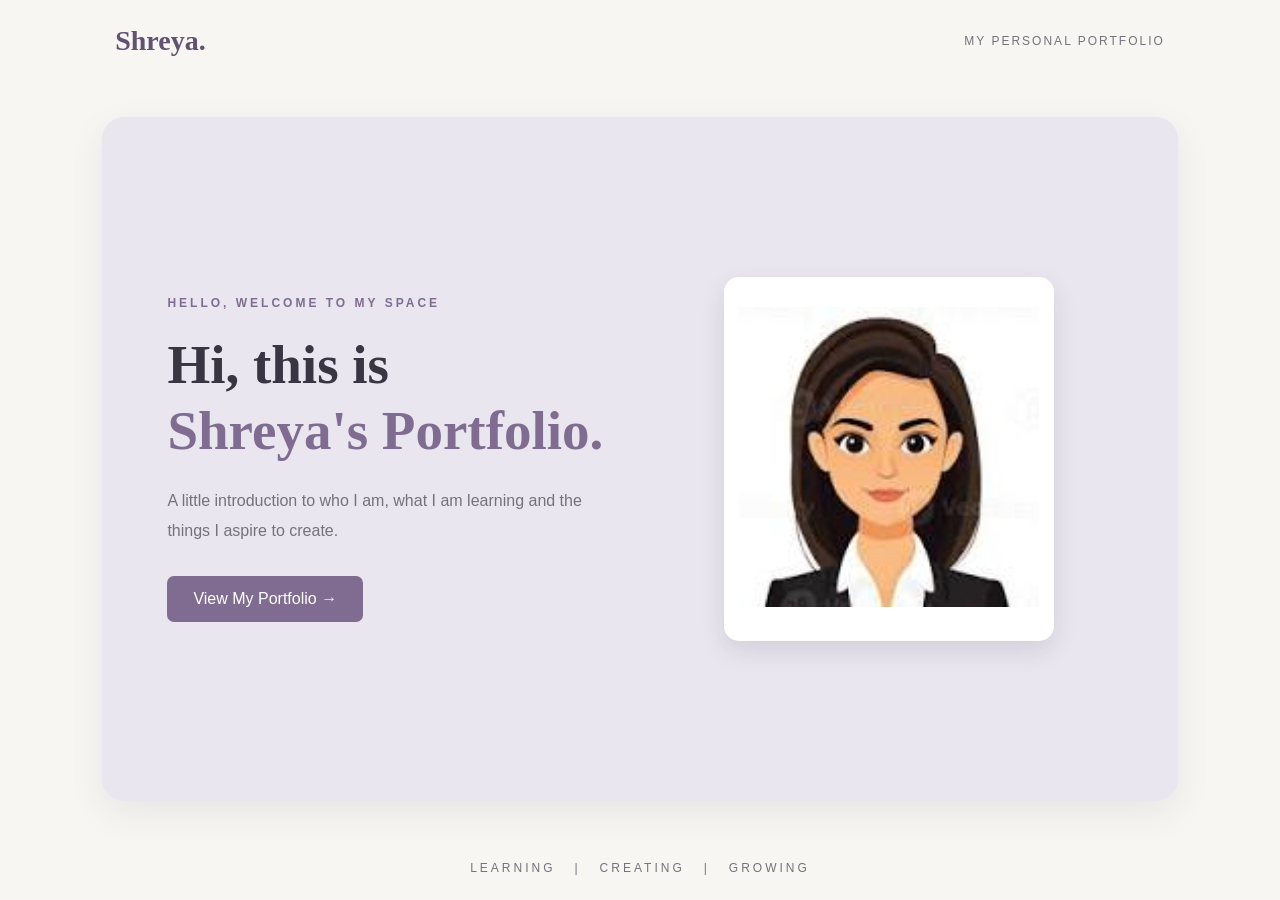
<file: index.html>
<!DOCTYPE html>
<html lang="en">
<head>
    <meta charset="UTF-8">
    <meta name="viewport" content="width=device-width, initial-scale=1.0">
    <title>Shreya | Welcome</title>
    <link rel="stylesheet" href="style.css">
</head>

<body class="welcome-page">

    <nav class="welcome-nav">
        <h2>Shreya.</h2>
        <span>MY PERSONAL PORTFOLIO</span>
    </nav>
    <main class="welcome-container">
        <div class="welcome-content">
            <p class="welcome-label">HELLO, WELCOME TO MY SPACE</p>
            <h1>Hi, this is<br>
                <span>Shreya's Portfolio.</span>
            </h1>
            <p class="welcome-para">
                A little introduction to who I am,
                what I am learning and the things
                I aspire to create.
            </p>
            <a href="portfolio.html" class="primary-btn">
                View My Portfolio →
            </a>
        </div>
        <div class="welcome-picture">
            <div class="picture-background">
                <img src="imagep.png" alt="Shreya illustration">
            </div>
        </div>
    </main>
    <footer class="welcome-bottom">
        <p>LEARNING &nbsp; | &nbsp; CREATING &nbsp; | &nbsp; GROWING</p>
    </footer>
</body>
</html>
</file>
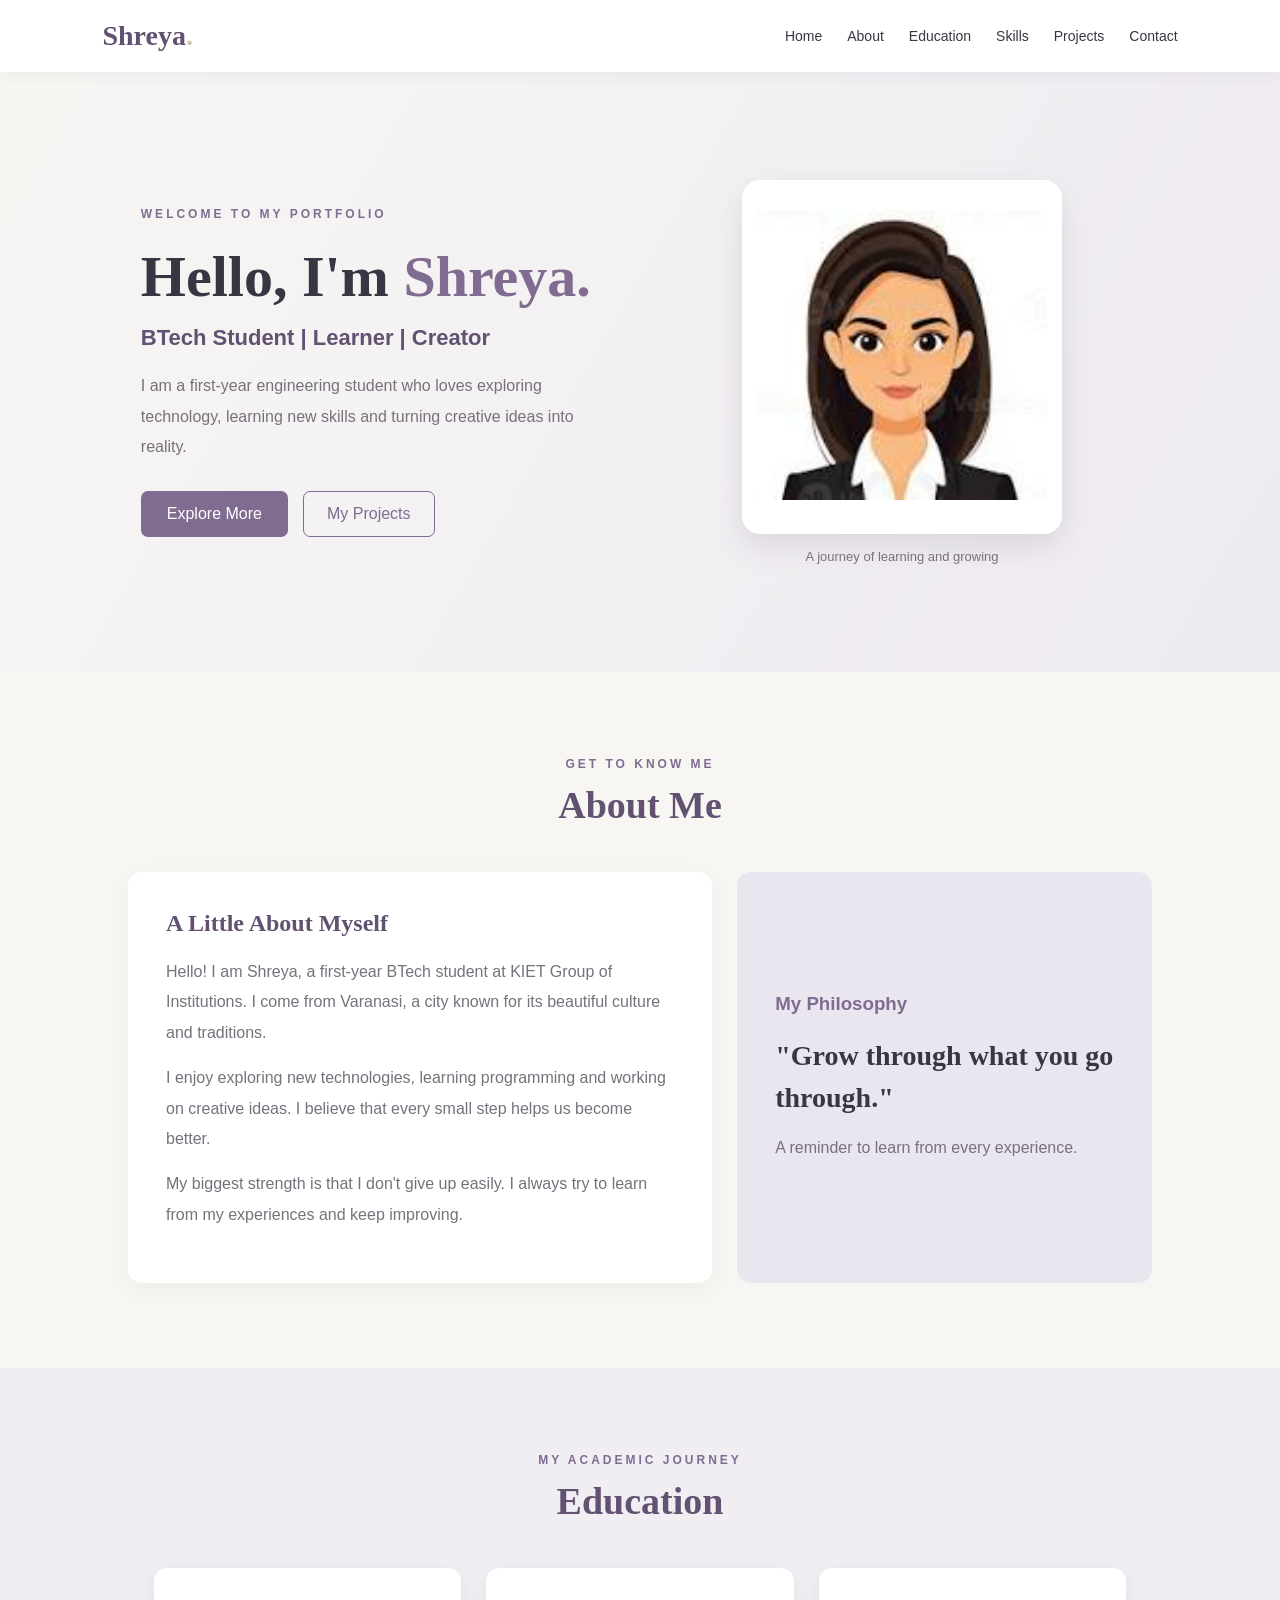
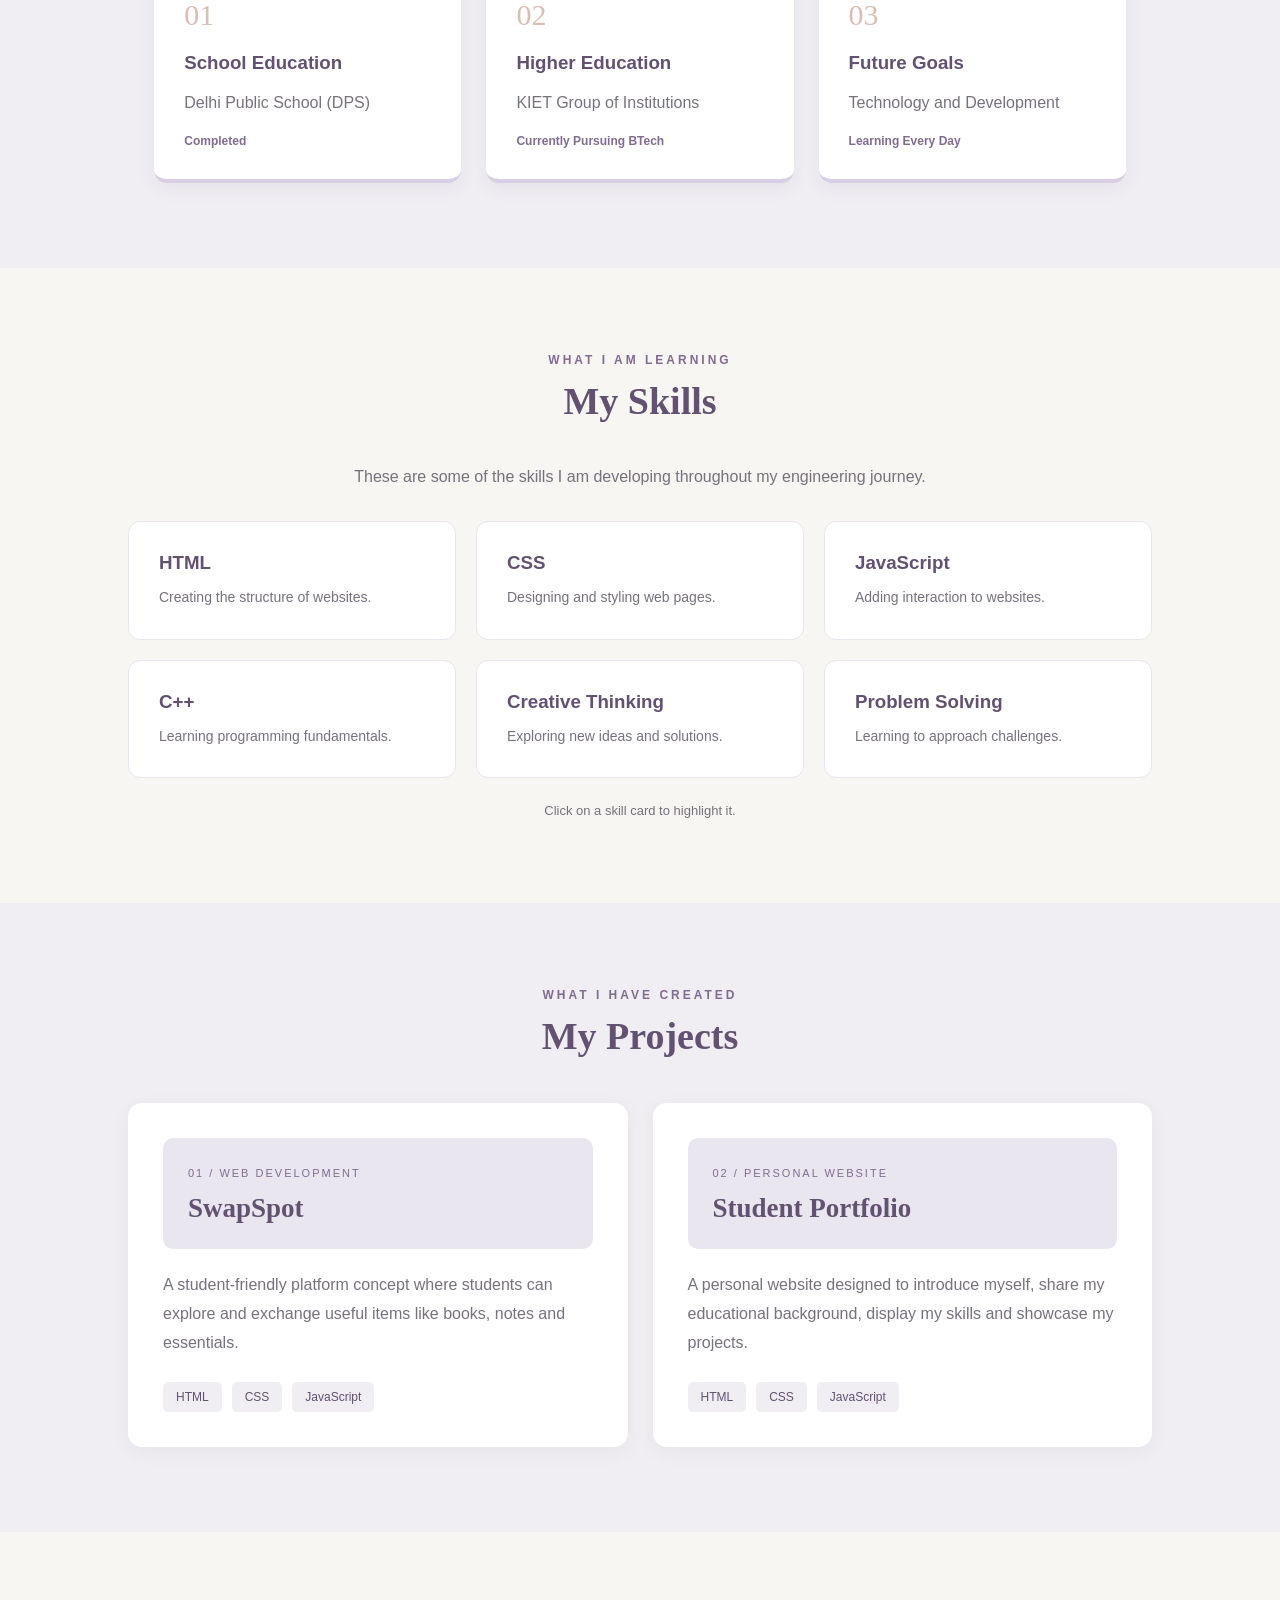
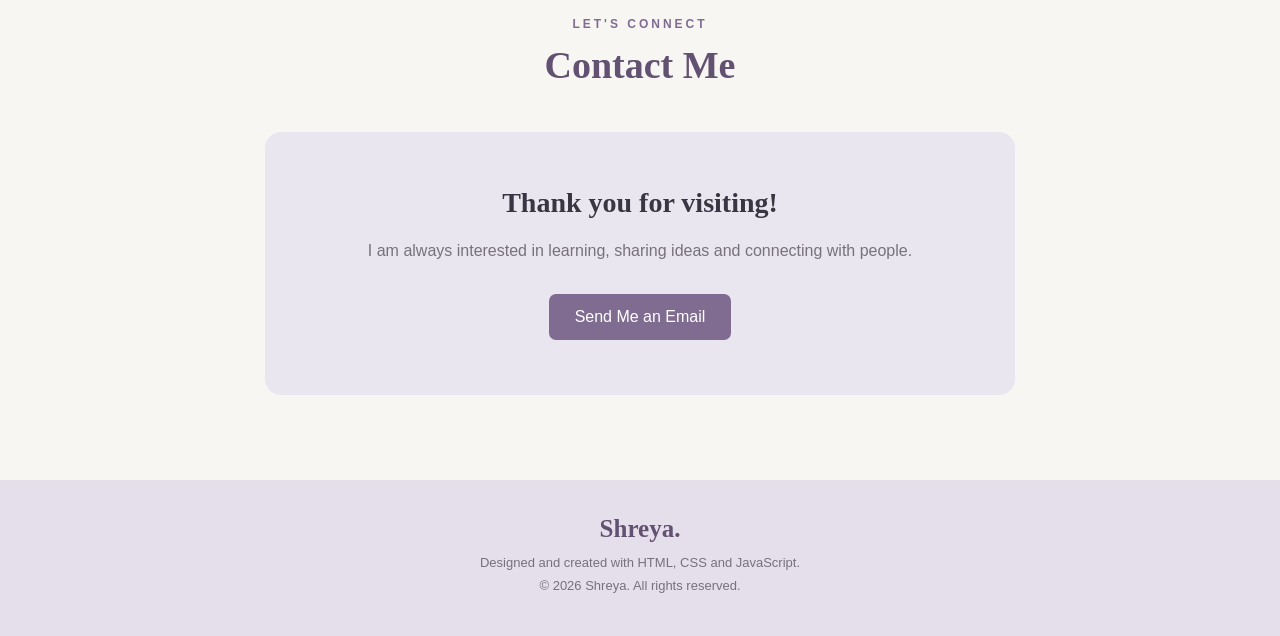
<file: portfolio.html>
<!DOCTYPE html>
<html lang="en">
<head>
    <meta charset="UTF-8">
    <meta name="viewport" content="width=device-width, initial-scale=1.0">
    <title>Shreya | Student Portfolio</title>
    <link rel="stylesheet" href="style.css">
</head>

<body>

    <header class="main-header">
        <a href="#home" class="logo">Shreya<span>.</span></a>

        <nav>
            <a href="#home">Home</a>
            <a href="#about">About</a>
            <a href="#education">Education</a>
            <a href="#skills">Skills</a>
            <a href="#projects">Projects</a>
            <a href="#contact">Contact</a>
        </nav>
    </header>

    <!-- HOME SECTION -->

    <section id="home" class="home-section">

        <div class="home-content">
            <p class="welcome-label">WELCOME TO MY PORTFOLIO</p>

            <h1>Hello, I'm <span>Shreya.</span></h1>

            <h2>BTech Student | Learner | Creator</h2>

            <p>
                I am a first-year engineering student who loves
                exploring technology, learning new skills and
                turning creative ideas into reality.
            </p>

            <div class="home-buttons">
                <a href="#about" class="primary-btn">Explore More</a>
                <a href="#projects" class="secondary-btn">My Projects</a>
            </div>
        </div>

        <div class="home-image">
            <div class="image-frame">
                <img src="imagep.png" alt="Shreya illustration">
            </div>
            <div class="image-caption">
                A journey of learning and growing
            </div>
        </div>

    </section>

    <!-- ABOUT SECTION -->

    <section id="about" class="content-section">

        <div class="section-heading">
            <p>GET TO KNOW ME</p>
            <h2>About Me</h2>
        </div>

        <div class="about-layout">

            <div class="about-box">
                <h3>A Little About Myself</h3>

                <p>
                    Hello! I am Shreya, a first-year BTech student
                    at KIET Group of Institutions. I come from
                    Varanasi, a city known for its beautiful
                    culture and traditions.
                </p>

                <p>
                    I enjoy exploring new technologies, learning
                    programming and working on creative ideas.
                    I believe that every small step helps us
                    become better.
                </p>

                <p>
                    My biggest strength is that I don't give up
                    easily. I always try to learn from my
                    experiences and keep improving.
                </p>
            </div>

            <div class="about-highlight">
                <h3>My Philosophy</h3>
                <h2>"Grow through what you go through."</h2>
                <p>A reminder to learn from every experience.</p>
            </div>

        </div>

    </section>

    <!-- EDUCATION SECTION -->

    <section id="education" class="content-section alternate">

        <div class="section-heading">
            <p>MY ACADEMIC JOURNEY</p>
            <h2>Education</h2>
        </div>

        <div class="three-cards">

            <div class="detail-card">
                <div class="card-number">01</div>
                <h3>School Education</h3>
                <p>Delhi Public School (DPS)</p>
                <span>Completed</span>
            </div>

            <div class="detail-card">
                <div class="card-number">02</div>
                <h3>Higher Education</h3>
                <p>KIET Group of Institutions</p>
                <span>Currently Pursuing BTech</span>
            </div>

            <div class="detail-card">
                <div class="card-number">03</div>
                <h3>Future Goals</h3>
                <p>Technology and Development</p>
                <span>Learning Every Day</span>
            </div>

        </div>

    </section>

    <!-- SKILLS SECTION -->

    <section id="skills" class="content-section">

        <div class="section-heading">
            <p>WHAT I AM LEARNING</p>
            <h2>My Skills</h2>
        </div>

        <p class="center-text">
            These are some of the skills I am developing
            throughout my engineering journey.
        </p>

        <div class="skill-grid">

            <div class="skill-card" onclick="changeSkill(this)">
                <h3>HTML</h3>
                <p>Creating the structure of websites.</p>
            </div>

            <div class="skill-card" onclick="changeSkill(this)">
                <h3>CSS</h3>
                <p>Designing and styling web pages.</p>
            </div>

            <div class="skill-card" onclick="changeSkill(this)">
                <h3>JavaScript</h3>
                <p>Adding interaction to websites.</p>
            </div>

            <div class="skill-card" onclick="changeSkill(this)">
                <h3>C++</h3>
                <p>Learning programming fundamentals.</p>
            </div>

            <div class="skill-card" onclick="changeSkill(this)">
                <h3>Creative Thinking</h3>
                <p>Exploring new ideas and solutions.</p>
            </div>

            <div class="skill-card" onclick="changeSkill(this)">
                <h3>Problem Solving</h3>
                <p>Learning to approach challenges.</p>
            </div>

        </div>

        <p class="skill-note">Click on a skill card to highlight it.</p>

    </section>

    <!-- PROJECTS SECTION -->

    <section id="projects" class="content-section alternate">

        <div class="section-heading">
            <p>WHAT I HAVE CREATED</p>
            <h2>My Projects</h2>
        </div>

        <div class="project-grid">

            <div class="project-card">
                <div class="project-top">
                    <span>01 / WEB DEVELOPMENT</span>
                    <h3>SwapSpot</h3>
                </div>

                <p>
                    A student-friendly platform concept where
                    students can explore and exchange useful
                    items like books, notes and essentials.
                </p>

                <div class="project-tags">
                    <span>HTML</span>
                    <span>CSS</span>
                    <span>JavaScript</span>
                </div>
            </div>

            <div class="project-card">
                <div class="project-top">
                    <span>02 / PERSONAL WEBSITE</span>
                    <h3>Student Portfolio</h3>
                </div>

                <p>
                    A personal website designed to introduce
                    myself, share my educational background,
                    display my skills and showcase my projects.
                </p>

                <div class="project-tags">
                    <span>HTML</span>
                    <span>CSS</span>
                    <span>JavaScript</span>
                </div>
            </div>

        </div>

    </section>

    <!-- CONTACT SECTION -->

    <section id="contact" class="content-section">

        <div class="section-heading">
            <p>LET'S CONNECT</p>
            <h2>Contact Me</h2>
        </div>

        <div class="contact-box">
            <h3>Thank you for visiting!</h3>

            <p>
                I am always interested in learning,
                sharing ideas and connecting with people.
            </p>

            <a href="mailto:your-email@example.com"
               class="primary-btn">
                Send Me an Email
            </a>
        </div>

    </section>

    <footer class="main-footer">
        <h3>Shreya.</h3>
        <p>Designed and created with HTML, CSS and JavaScript.</p>
        <p>© <span id="year"></span> Shreya. All rights reserved.</p>
    </footer>

    <script src="script.js"></script>

</body>
</html>
</file>
<file: style.css>
/* BASIC SETTINGS */

* {
    margin: 0;
    padding: 0;
    box-sizing: border-box;
    scroll-behavior: smooth;
}

body {
    font-family: Arial, sans-serif;
    background: #F7F6F3;
    color: #393542;
}

:root {
    --cream: #F7F6F3;
    --lavender: #E9E6F0;
    --lilac: #D9CFE5;
    --purple: #806C91;
    --dark-purple: #625171;
    --peach: #D8BFB4;
    --text: #393542;
    --light-text: #77717C;
}

/* WELCOME PAGE */

.welcome-page {
    min-height: 100vh;
    display: flex;
    flex-direction: column;
}

.welcome-nav {
    display: flex;
    justify-content: space-between;
    align-items: center;
    padding: 25px 9%;
}

.welcome-nav h2 {
    color: var(--dark-purple);
    font-family: Georgia, serif;
    font-size: 28px;
}

.welcome-nav span {
    font-size: 12px;
    letter-spacing: 2px;
    color: var(--light-text);
}

.welcome-container {
    flex: 1;
    display: flex;
    align-items: center;
    justify-content: space-between;
    gap: 50px;
    width: 84%;
    max-width: 1150px;
    margin: 35px auto;
    padding: 65px;
    background: var(--lavender);
    border-radius: 22px;
    box-shadow: 0 12px 35px rgba(57, 53, 66, 0.08);
}

.welcome-content {
    flex: 1;
}

.welcome-label {
    color: var(--purple);
    font-size: 12px;
    font-weight: bold;
    letter-spacing: 3px;
    margin-bottom: 22px;
}

.welcome-content h1 {
    font-family: Georgia, serif;
    font-size: 55px;
    line-height: 1.2;
    margin-bottom: 22px;
}

.welcome-content h1 span {
    color: var(--purple);
}

.welcome-para {
    color: var(--light-text);
    line-height: 1.9;
    max-width: 440px;
    margin-bottom: 30px;
}

.primary-btn {
    display: inline-block;
    background: var(--purple);
    color: white;
    padding: 14px 26px;
    border-radius: 7px;
    text-decoration: none;
    transition: 0.3s;
}

.primary-btn:hover {
    background: var(--dark-purple);
    transform: translateY(-3px);
}

.welcome-picture {
    flex: 1;
    text-align: center;
}

.picture-background {
    background: white;
    padding: 15px;
    display: inline-block;
    border-radius: 15px;
    box-shadow: 0 10px 25px rgba(57, 53, 66, 0.12);
}

.picture-background img {
    width: 300px;
    height: 330px;
    object-fit: contain;
}

.welcome-bottom {
    text-align: center;
    padding: 25px;
    color: var(--light-text);
    font-size: 12px;
    letter-spacing: 3px;
}

/* MAIN HEADER */

.main-header {
    background: white;
    padding: 20px 8%;
    display: flex;
    justify-content: space-between;
    align-items: center;
    position: sticky;
    top: 0;
    z-index: 100;
    box-shadow: 0 3px 15px rgba(57, 53, 66, 0.06);
}

.logo {
    font-size: 28px;
    font-family: Georgia, serif;
    color: var(--dark-purple);
    text-decoration: none;
    font-weight: bold;
}

.logo span {
    color: var(--peach);
}

.main-header nav {
    display: flex;
    gap: 25px;
}

.main-header nav a {
    text-decoration: none;
    color: var(--text);
    font-size: 14px;
    transition: 0.3s;
}

.main-header nav a:hover {
    color: var(--purple);
}

/* HOME SECTION */

.home-section {
    min-height: 600px;
    display: flex;
    justify-content: space-between;
    align-items: center;
    padding: 75px 11%;
    gap: 50px;
    background: linear-gradient(120deg, #F7F6F3, #EEEAF2);
}

.home-content {
    flex: 1;
}

.home-content h1 {
    font-family: Georgia, serif;
    font-size: 58px;
    margin-bottom: 15px;
}

.home-content h1 span {
    color: var(--purple);
}

.home-content h2 {
    font-size: 22px;
    color: var(--dark-purple);
    margin-bottom: 20px;
}

.home-content p:not(.welcome-label) {
    max-width: 480px;
    color: var(--light-text);
    line-height: 1.9;
    margin-bottom: 28px;
}

.home-buttons {
    display: flex;
    align-items: center;
    gap: 15px;
    flex-wrap: wrap;
}

.secondary-btn {
    color: var(--purple);
    text-decoration: none;
    padding: 13px 23px;
    border: 1px solid var(--purple);
    border-radius: 7px;
    transition: 0.3s;
}

.secondary-btn:hover {
    background: var(--lavender);
}

.home-image {
    flex: 1;
    text-align: center;
}

.image-frame {
    display: inline-block;
    background: white;
    padding: 15px;
    border-radius: 18px;
    box-shadow: 0 12px 30px rgba(57, 53, 66, 0.12);
}

.image-frame img {
    width: 290px;
    height: 320px;
    object-fit: contain;
}

.image-caption {
    margin-top: 15px;
    color: var(--light-text);
    font-size: 13px;
}

/* GENERAL SECTION DESIGN */

.content-section {
    padding: 85px 10%;
}

.alternate {
    background: #F0EDF3;
}

.section-heading {
    text-align: center;
    margin-bottom: 45px;
}

.section-heading p {
    color: var(--purple);
    font-size: 12px;
    letter-spacing: 3px;
    font-weight: bold;
    margin-bottom: 12px;
}

.section-heading h2 {
    font-family: Georgia, serif;
    font-size: 38px;
    color: var(--dark-purple);
}

/* ABOUT */

.about-layout {
    display: flex;
    gap: 25px;
    align-items: stretch;
}

.about-box {
    flex: 1.5;
    background: white;
    padding: 38px;
    border-radius: 14px;
    box-shadow: 0 5px 20px rgba(57, 53, 66, 0.05);
}

.about-box h3 {
    font-family: Georgia, serif;
    font-size: 24px;
    margin-bottom: 20px;
    color: var(--dark-purple);
}

.about-box p {
    color: var(--light-text);
    line-height: 1.9;
    margin-bottom: 15px;
}

.about-highlight {
    flex: 1;
    background: var(--lavender);
    padding: 38px;
    border-radius: 14px;
    display: flex;
    flex-direction: column;
    justify-content: center;
}

.about-highlight h3 {
    color: var(--purple);
    margin-bottom: 20px;
}

.about-highlight h2 {
    font-family: Georgia, serif;
    font-size: 28px;
    line-height: 1.5;
    margin-bottom: 15px;
}

.about-highlight p {
    color: var(--light-text);
    line-height: 1.7;
}

/* EDUCATION */

.three-cards {
    display: flex;
    gap: 25px;
    flex-wrap: wrap;
    justify-content: center;
}

.detail-card {
    background: white;
    padding: 30px;
    width: 30%;
    min-width: 220px;
    border-radius: 13px;
    box-shadow: 0 5px 20px rgba(57, 53, 66, 0.06);
    transition: 0.3s;
    border-bottom: 4px solid var(--lilac);
}

.detail-card:hover {
    transform: translateY(-7px);
    border-bottom-color: var(--purple);
}

.card-number {
    color: var(--peach);
    font-family: Georgia, serif;
    font-size: 30px;
    margin-bottom: 20px;
}

.detail-card h3 {
    color: var(--dark-purple);
    margin-bottom: 15px;
}

.detail-card p {
    color: var(--light-text);
    line-height: 1.7;
    margin-bottom: 15px;
}

.detail-card span {
    font-size: 12px;
    color: var(--purple);
    font-weight: bold;
}

/* SKILLS */

.center-text {
    text-align: center;
    color: var(--light-text);
    margin-bottom: 35px;
}

.skill-grid {
    display: grid;
    grid-template-columns: repeat(3, 1fr);
    gap: 20px;
}

.skill-card {
    background: white;
    padding: 30px;
    border-radius: 12px;
    border: 1px solid #EAE5EF;
    transition: 0.3s;
    cursor: pointer;
}

.skill-card h3 {
    color: var(--dark-purple);
    margin-bottom: 12px;
}

.skill-card p {
    color: var(--light-text);
    line-height: 1.6;
    font-size: 14px;
}

.skill-card:hover {
    transform: translateY(-5px);
    box-shadow: 0 8px 20px rgba(57, 53, 66, 0.08);
}

.skill-card.selected {
    background: var(--lavender);
    border: 1px solid var(--purple);
}

.skill-note {
    text-align: center;
    color: var(--light-text);
    font-size: 13px;
    margin-top: 25px;
}

/* PROJECTS */

.project-grid {
    display: grid;
    grid-template-columns: 1fr 1fr;
    gap: 25px;
}

.project-card {
    background: white;
    border-radius: 14px;
    padding: 35px;
    box-shadow: 0 5px 20px rgba(57, 53, 66, 0.05);
    transition: 0.3s;
}

.project-card:hover {
    transform: translateY(-6px);
}

.project-top {
    background: var(--lavender);
    padding: 25px;
    border-radius: 10px;
    margin-bottom: 22px;
}

.project-top span {
    font-size: 11px;
    letter-spacing: 2px;
    color: var(--purple);
}

.project-top h3 {
    font-family: Georgia, serif;
    font-size: 27px;
    margin-top: 12px;
    color: var(--dark-purple);
}

.project-card > p {
    color: var(--light-text);
    line-height: 1.8;
    margin-bottom: 25px;
}

.project-tags {
    display: flex;
    gap: 10px;
    flex-wrap: wrap;
}

.project-tags span {
    background: #F0EDF3;
    padding: 8px 13px;
    border-radius: 5px;
    font-size: 12px;
    color: var(--dark-purple);
}

/* CONTACT */

.contact-box {
    background: var(--lavender);
    max-width: 750px;
    margin: auto;
    padding: 55px 30px;
    border-radius: 16px;
    text-align: center;
}

.contact-box h3 {
    font-family: Georgia, serif;
    font-size: 28px;
    margin-bottom: 18px;
}

.contact-box p {
    color: var(--light-text);
    line-height: 1.8;
    margin-bottom: 28px;
}

/* FOOTER */

.main-footer {
    background: #E5DFEB;
    text-align: center;
    padding: 35px 20px;
}

.main-footer h3 {
    font-family: Georgia, serif;
    color: var(--dark-purple);
    font-size: 25px;
    margin-bottom: 12px;
}

.main-footer p {
    color: var(--light-text);
    font-size: 13px;
    margin: 8px;
}

/* MOBILE RESPONSIVE DESIGN */

@media (max-width: 800px) {

    .welcome-container,
    .home-section,
    .about-layout {
        flex-direction: column;
        text-align: center;
    }

    .welcome-container {
        width: 92%;
        padding: 35px 20px;
    }

    .welcome-content h1 {
        font-size: 40px;
    }

    .home-content h1 {
        font-size: 42px;
    }

    .home-buttons {
        justify-content: center;
    }

    .main-header {
        flex-direction: column;
        gap: 20px;
    }

    .main-header nav {
        justify-content: center;
        flex-wrap: wrap;
        gap: 15px;
    }

    .skill-grid {
        grid-template-columns: repeat(2, 1fr);
    }

    .project-grid {
        grid-template-columns: 1fr;
    }

    .detail-card {
        width: 100%;
    }
}

@media (max-width: 500px) {

    .welcome-nav {
        flex-direction: column;
        gap: 12px;
    }

    .welcome-content h1 {
        font-size: 34px;
    }

    .home-content h1 {
        font-size: 36px;
    }

    .skill-grid {
        grid-template-columns: 1fr;
    }

    .content-section {
        padding: 60px 7%;
    }

    .section-heading h2 {
        font-size: 32px;
    }

    .picture-background img,
    .image-frame img {
        width: 230px;
        height: 260px;
    }
}
</file>
